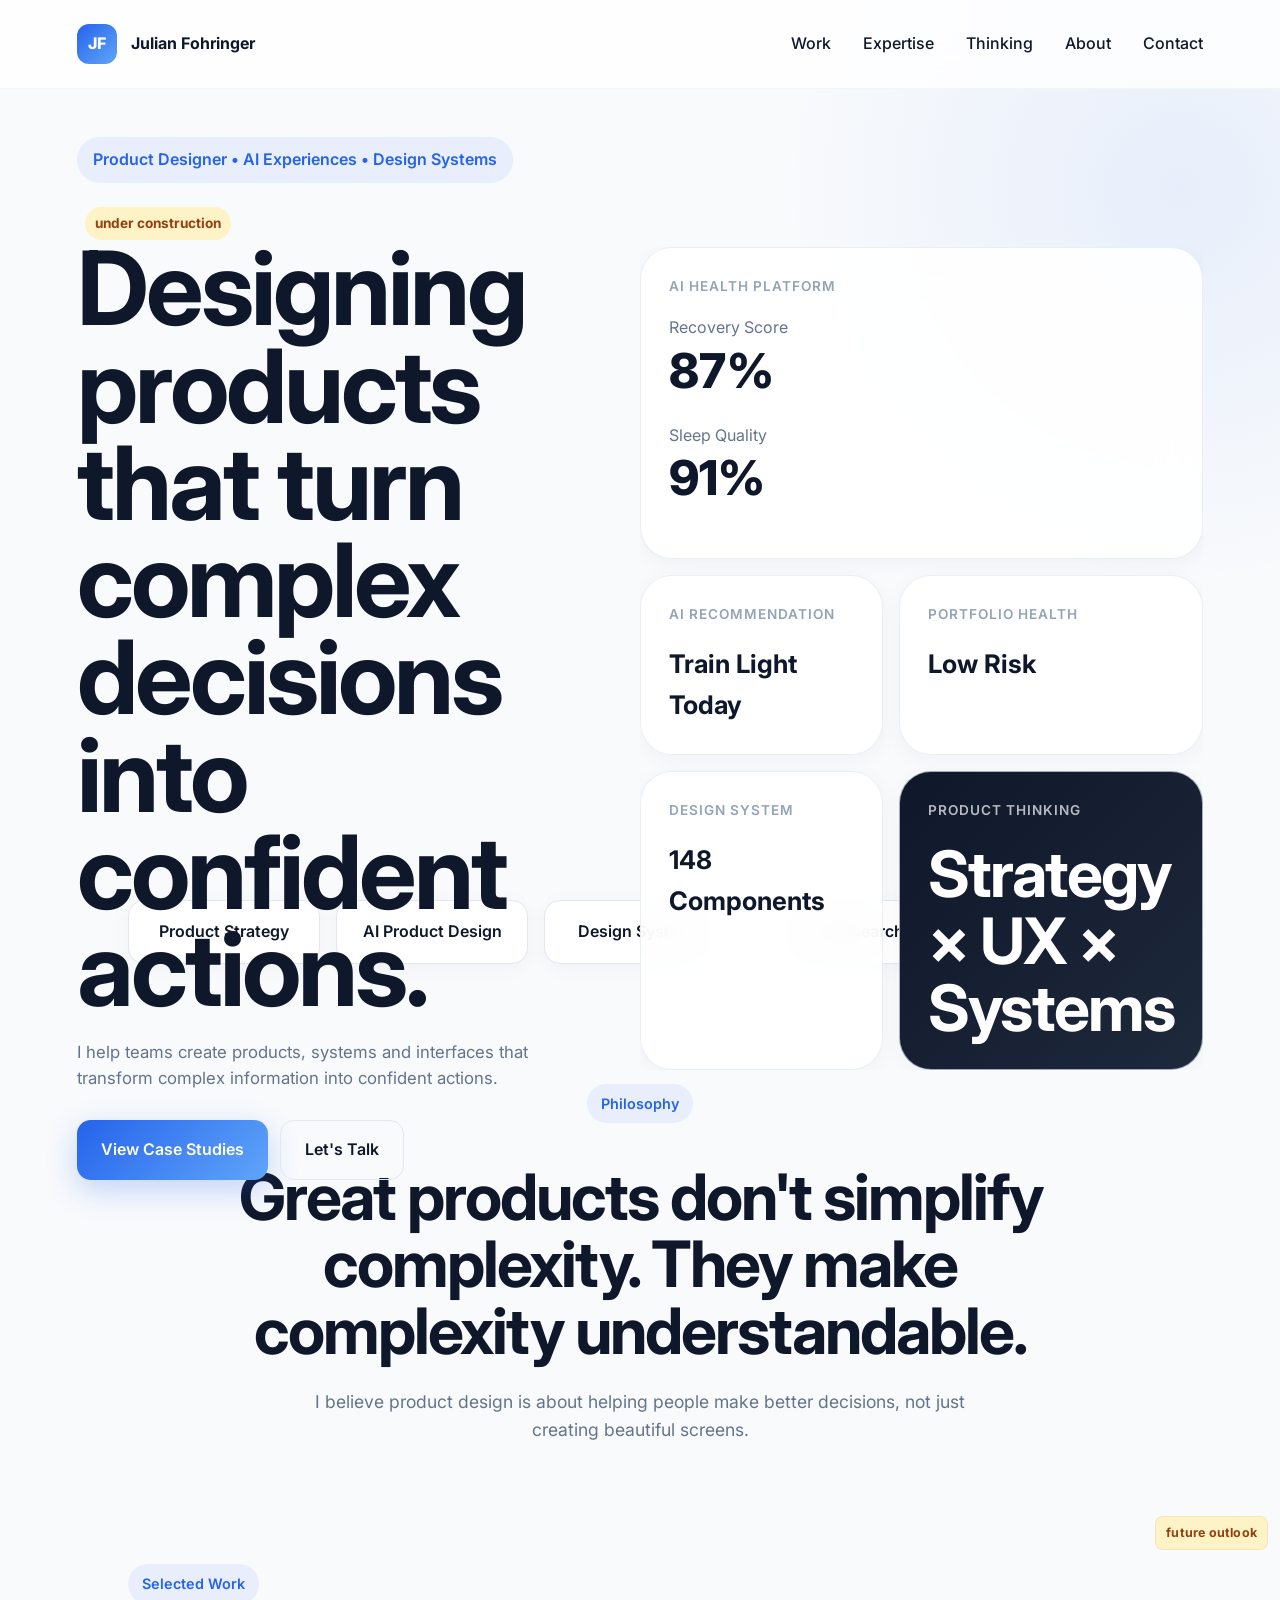
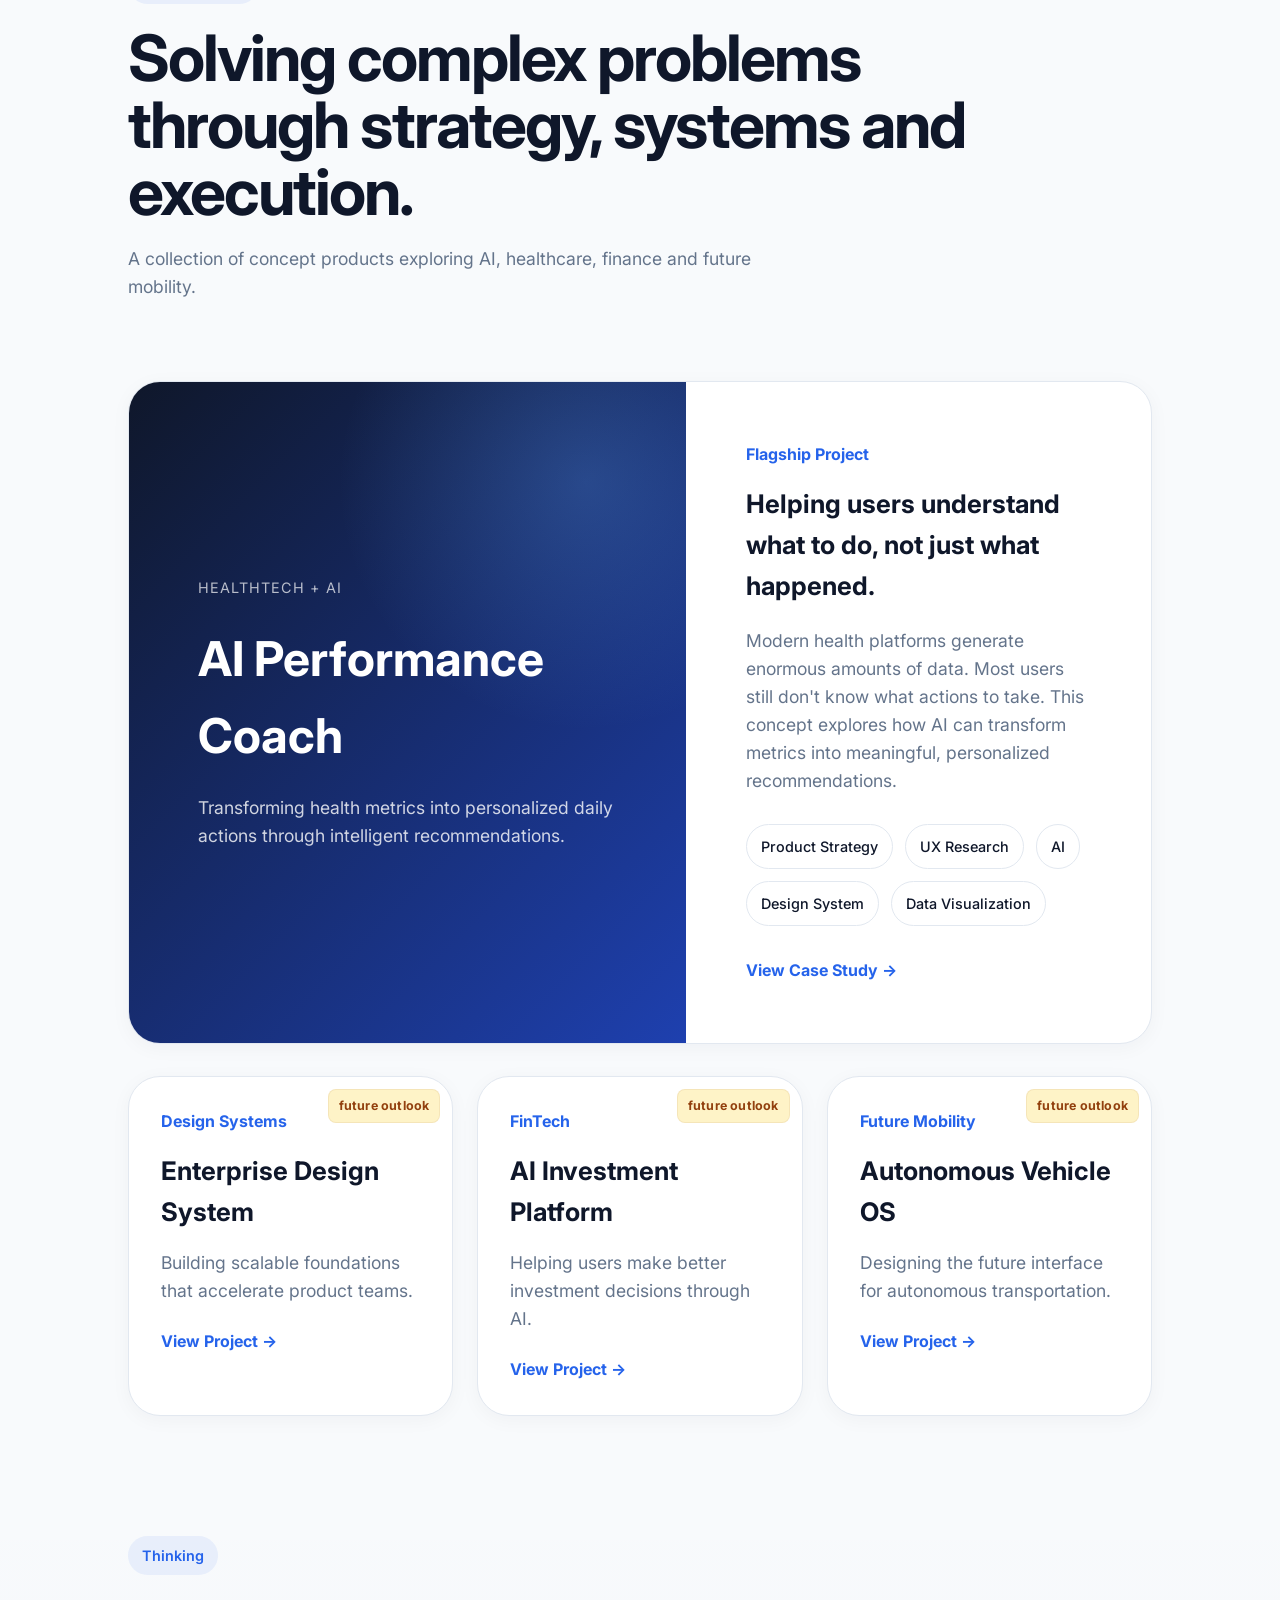
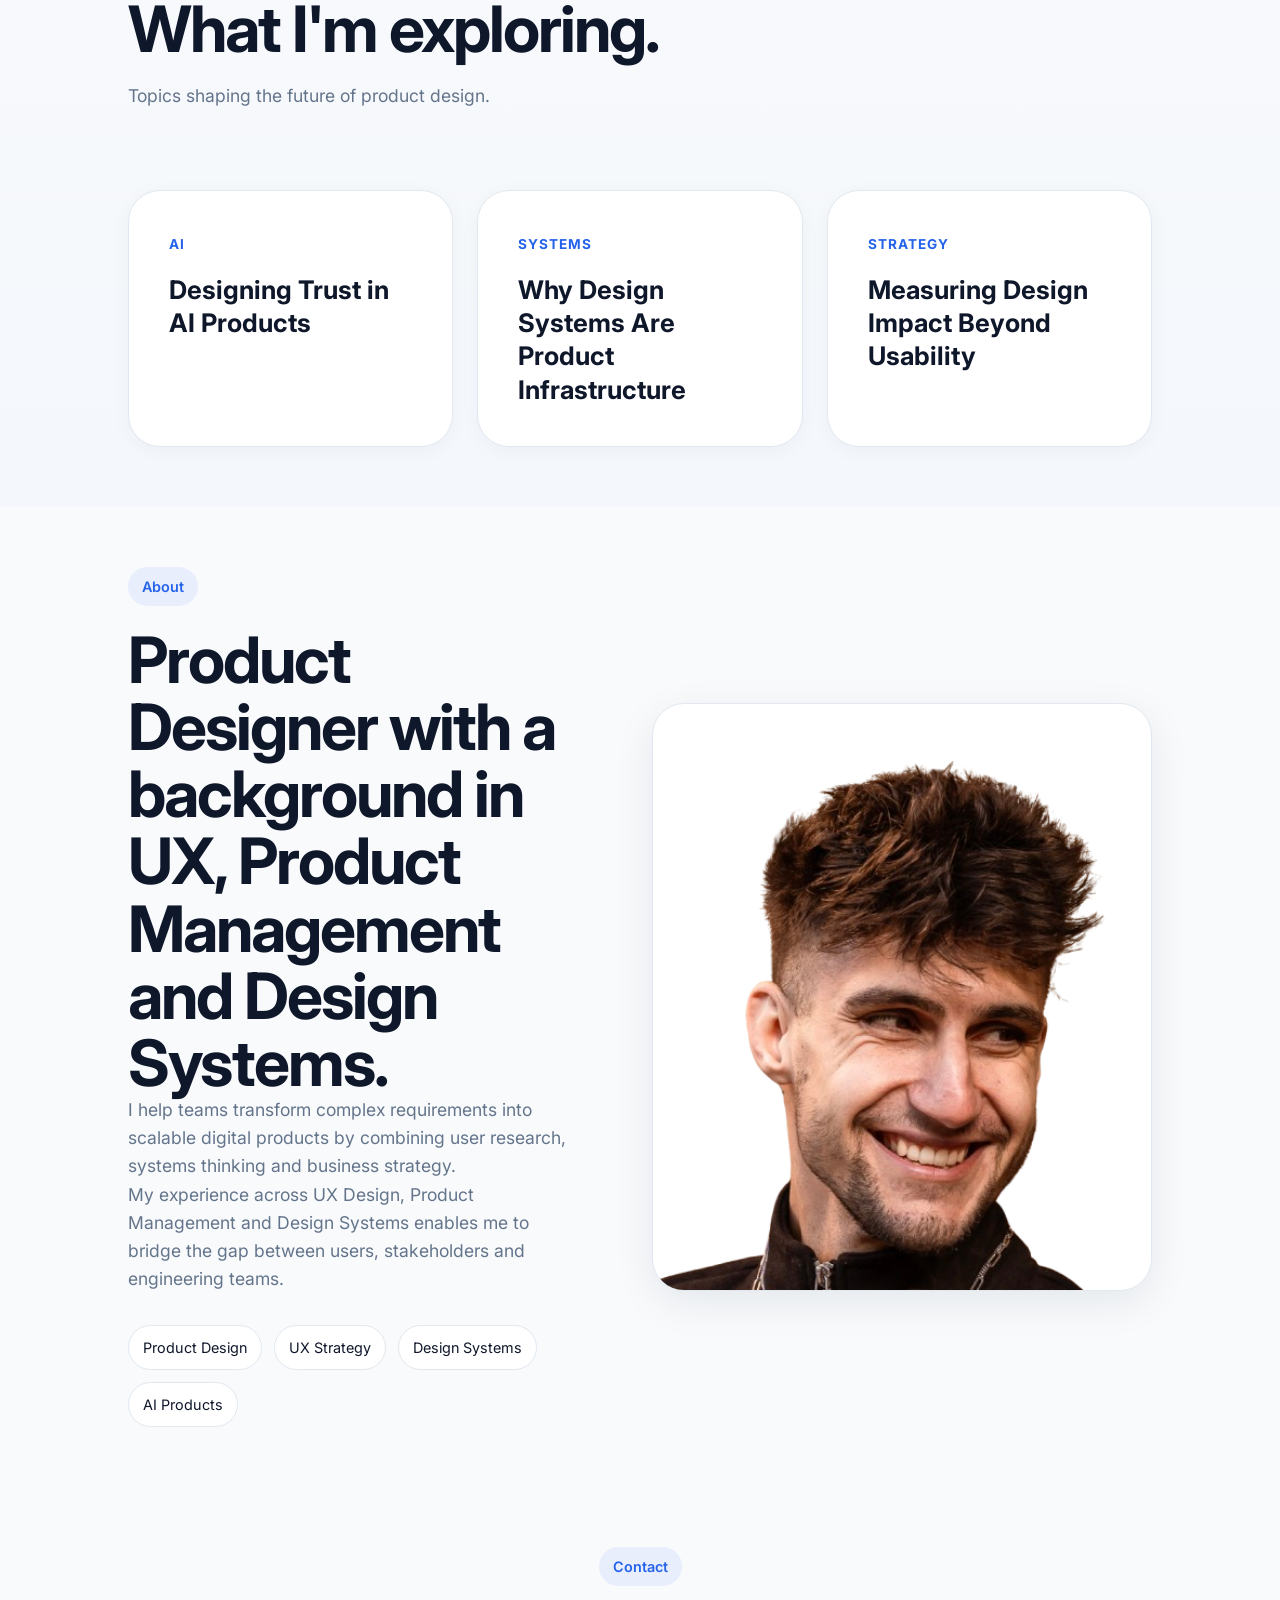
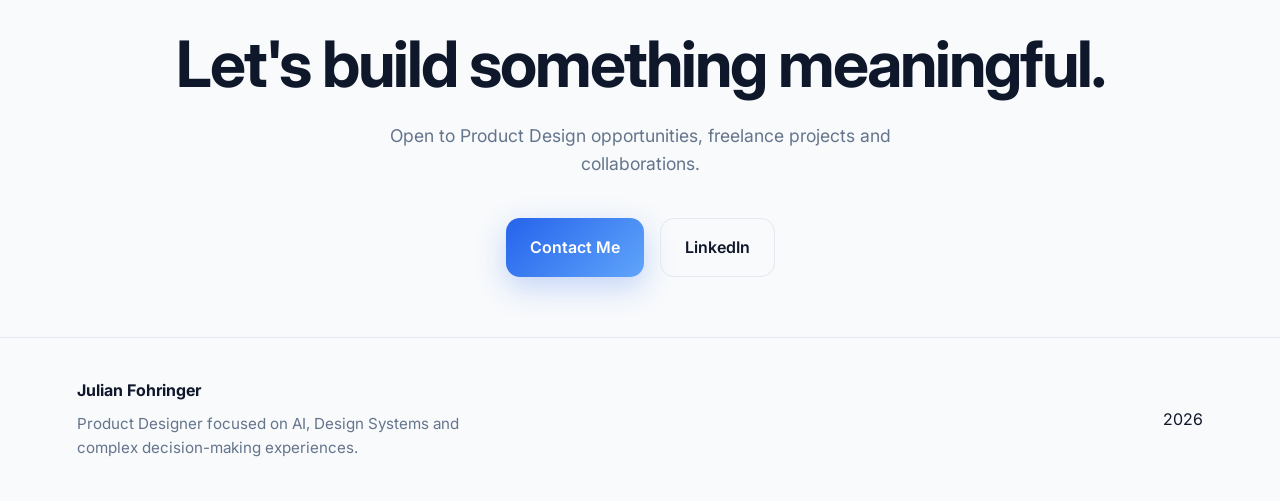
<file: index.html>
<!DOCTYPE html>
<html lang="en">

<head>
  <meta charset="UTF-8">
  <meta name="viewport" content="width=device-width, initial-scale=1.0">

  <title>Julian Fohringer | Product Designer</title>

  <meta name="description"
    content="Product Designer focused on AI Products, Design Systems and decision-making experiences.">

  <link rel="preconnect" href="https://fonts.googleapis.com">
  <link rel="preconnect" href="https://fonts.gstatic.com" crossorigin>

  <link href="https://fonts.googleapis.com/css2?family=Inter:wght@400;500;600;700;800;900&display=swap"
    rel="stylesheet">

  <link rel="stylesheet" href="./src/style.css">
  <link rel="icon" type="image/x-icon" href="./src/logo.png">
</head>

<body>

  <!-- ===================================== -->
  <!-- NAVIGATION -->
  <!-- ===================================== -->

  <nav class="navbar">

    <div class="logo">

      <span class="logo-mark">
        JF
      </span>

      <span class="logo-text">
        Julian Fohringer
      </span>
      
    </div>

    <button class="nav-toggle" aria-expanded="false" aria-label="Open navigation">
      <span class="nav-toggle-bar"></span>
      <span class="nav-toggle-bar"></span>
      <span class="nav-toggle-bar"></span>
    </button>

    <div class="nav-links">

      <a href="#work">Work</a>
      <a href="#expertise">Expertise</a>
      <a href="#thinking">Thinking</a>
      <a href="#about">About</a>
      <a href="#contact">Contact</a>

    </div>

  </nav>

  <!-- ===================================== -->
  <!-- HERO -->
  <!-- ===================================== -->

  <section class="hero">

    <div class="hero-copy  fade-up">

      <span class="hero-pill">

        Product Designer • AI Experiences • Design Systems

      </span>
      <span class="nav-badge">under construction</span>

      <h1>

        Designing products that turn
        complex decisions into
        confident actions.

      </h1>

      <p>

        I help teams create products,
        systems and interfaces that transform
        complex information into confident actions.

      </p>

      <div class="hero-actions">

        <a href="#work" class="btn btn-primary">
          View Case Studies
        </a>

        <a href="#contact" class="btn btn-secondary">
          Let's Talk
        </a>

      </div>

    </div>

    <!-- BENTO GRID -->

    <div class="hero-bento fade-up">

      <div class="bento-card large">

        <span class="card-label">
          AI Health Platform
        </span>

        <div class="metric">
          <span>Recovery Score</span>
          <h3>87%</h3>
        </div>

        <div class="metric">
          <span>Sleep Quality</span>
          <h3>91%</h3>
        </div>

      </div>

      <div class="bento-card">

        <span class="card-label">
          AI Recommendation
        </span>

        <h3>
          Train Light Today
        </h3>

      </div>

      <div class="bento-card">

        <span class="card-label">
          Portfolio Health
        </span>

        <h3>
          Low Risk
        </h3>

      </div>

      <div class="bento-card">

        <span class="card-label">
          Design System
        </span>

        <h3>
          148 Components
        </h3>

      </div>

      <div class="bento-card gradient-card">

        <span class="card-label">
          Product Thinking
        </span>

        <h2>
          Strategy × UX × Systems
        </h2>

      </div>

    </div>

  </section>

  <!-- ===================================== -->
  <!-- EXPERTISE STRIP -->
  <!-- ===================================== -->

  <section id="expertise" class="expertise-strip">

    <div>Product Strategy</div>
    <div>AI Product Design</div>
    <div>Design Systems</div>
    <div>User Research</div>
    <div>Data Visualization</div>

  </section>

  <!-- ===================================== -->
  <!-- DESIGN PHILOSOPHY -->
  <!-- ===================================== -->

  <section class="philosophy">

    <span class="section-tag">
      Philosophy
    </span>

    <h2>

      Great products don't simplify complexity.
      They make complexity understandable.

    </h2>

    <p>

      I believe product design is about helping people
      make better decisions, not just creating beautiful screens.

    </p>

  </section>

  <!-- ===================================== -->
  <!-- FEATURED WORK -->
  <!-- ===================================== -->

  <section id="work" class="featured-work fade-up">

    <div class="section-heading">

      <span class="section-tag">
        Selected Work
      </span>

      <h2>

        Solving complex problems
        through strategy,
        systems and execution.

      </h2>

      <p>

        A collection of concept products exploring
        AI, healthcare, finance and future mobility.

      </p>

    </div>
    <!-- ===================================== -->
    <!-- FEATURED PROJECT -->
    <!-- ===================================== -->

    <article class="featured-project">

      <span class="badge project-badge">future outlook</span>

      <div class="project-preview">

        <div class="project-preview-content">

          <span>HealthTech + AI</span>

          <h3>
            AI Performance Coach
          </h3>

          <p>
            Transforming health metrics into
            personalized daily actions through
            intelligent recommendations.
          </p>

        </div>

      </div>

      <div class="project-content">

        <span class="project-category">
          Flagship Project
        </span>

        <h3>
          Helping users understand what to do,
          not just what happened.
        </h3>

        <p>

          Modern health platforms generate
          enormous amounts of data.

          Most users still don't know what
          actions to take.

          This concept explores how AI can
          transform metrics into meaningful,
          personalized recommendations.

        </p>

        <div class="project-tags">

          <span>Product Strategy</span>
          <span>UX Research</span>
          <span>AI</span>
          <span>Design System</span>
          <span>Data Visualization</span>

        </div>

        <a href="#" class="project-link">
          View Case Study →
        </a>

      </div>

    </article>

    <!-- ===================================== -->
    <!-- PROJECT GRID -->
    <!-- ===================================== -->

    <div class="project-grid">

      <article class="project-card fade-up">

        <span class="badge project-badge">future outlook</span>

        <span class="project-category">
          Design Systems
        </span>

        <h3>
          Enterprise Design System
        </h3>

        <p>
          Building scalable foundations
          that accelerate product teams.
        </p>

        <a href="#">
          View Project →
        </a>

      </article>

      <article class="project-card fade-up">

        <span class="badge project-badge">future outlook</span>

        <span class="project-category">
          FinTech
        </span>

        <h3>
          AI Investment Platform
        </h3>

        <p>
          Helping users make better
          investment decisions through AI.
        </p>

        <a href="#">
          View Project →
        </a>

      </article>

      <article class="project-card fade-up">

        <span class="badge project-badge">future outlook</span>

        <span class="project-category">
          Future Mobility
        </span>

        <h3>
          Autonomous Vehicle OS
        </h3>

        <p>
          Designing the future interface
          for autonomous transportation.
        </p>

        <a href="#">
          View Project →
        </a>

      </article>

    </div>

  </section>

  <!-- ===================================== -->
  <!-- THOUGHT LEADERSHIP -->
  <!-- ===================================== -->

  <section id="thinking" class="thinking">

    <div class="section-heading">

      <span class="section-tag">
        Thinking
      </span>

      <h2>
        What I'm exploring.
      </h2>

      <p>
        Topics shaping the future of product design.
      </p>

    </div>

    <div class="thinking-grid">

      <article class="thinking-card fade-up">

        <span>AI</span>

        <h3>
          Designing Trust
          in AI Products
        </h3>

      </article>

      <article class="thinking-card fade-up">

        <span>Systems</span>

        <h3>
          Why Design Systems
          Are Product Infrastructure
        </h3>

      </article>

      <article class="thinking-card fade-up">

        <span>Strategy</span>

        <h3>
          Measuring Design Impact
          Beyond Usability
        </h3>

      </article>

    </div>

  </section>

  <!-- ===================================== -->
  <!-- ABOUT -->
  <!-- ===================================== -->

  <section id="about" class="about">

    <div class="about-grid fade-up">

      <div class="about-copy">

        <span class="section-tag">
          About
        </span>

        <h2>

          Product Designer with a background
          in UX, Product Management
          and Design Systems.

        </h2>

        <p>

          I help teams transform complex
          requirements into scalable digital
          products by combining user research,
          systems thinking and business strategy.

        </p>

        <p>

          My experience across UX Design,
          Product Management and Design Systems
          enables me to bridge the gap between
          users, stakeholders and engineering teams.

        </p>

        <div class="about-tags">

          <span>Product Design</span>
          <span>UX Strategy</span>
          <span>Design Systems</span>
          <span>AI Products</span>

        </div>

      </div>

      <div class="about-visual">

        <div class="portrait-card">

          <img src="./src/portrait.png" alt="Julian Fohringer">

        </div>

      </div>

    </div>

  </section>

  <!-- ===================================== -->
  <!-- CONTACT -->
  <!-- ===================================== -->

  <section id="contact" class="contact">

    <span class="section-tag">
      Contact
    </span>

    <h2>

      Let's build
      something meaningful.

    </h2>

    <p>

      Open to Product Design opportunities,
      freelance projects and collaborations.

    </p>

    <div class="contact-actions">

      <a href="mailto:julian.fohringer@icloud.com" class="btn btn-primary">

        Contact Me

      </a>

      <a href="https://www.linkedin.com/in/julian-fohringer" target="_blank" class="btn btn-secondary">

        LinkedIn

      </a>

    </div>

  </section>

  <!-- ===================================== -->
  <!-- FOOTER -->
  <!-- ===================================== -->

  <footer class="footer">

    <div class="footer-content">

      <div>

        <h4>
          Julian Fohringer
        </h4>

        <p>
          Product Designer focused on AI,
          Design Systems and complex
          decision-making experiences.
        </p>

      </div>

      <div>

        <span id="year"></span>

      </div>

    </div>

  </footer>

  <script src="./src/script.js"></script>

</body>

</html>
</file>
<file: src/style.css>
/* ==========================================
   DESIGN TOKENS
========================================== */

:root {
  --bg: #f8fafc;

  --surface: #ffffff;

  --surface-alt: #f1f5f9;

  --navy: #0f172a;

  --navy-light: #1e293b;

  --text: #64748b;

  --text-light: #94a3b8;

  --accent: #2563eb;

  --accent-light: #60a5fa;

  --border: #e2e8f0;

  --success: #22c55e;

  --radius-xl: 32px;

  --radius-lg: 24px;

  --radius-md: 18px;

  --radius-sm: 12px;

  --shadow-sm: 0 4px 20px rgba(15, 23, 42, 0.04);

  --shadow-md: 0 12px 40px rgba(15, 23, 42, 0.08);

  --shadow-lg: 0 20px 80px rgba(15, 23, 42, 0.1);

  --gradient-primary: linear-gradient(135deg, #2563eb, #60a5fa);

  --gradient-dark: linear-gradient(135deg, #0f172a, #1e293b);
}

/* ==========================================
   RESET
========================================== */

* {
  margin: 0;
  padding: 0;
  box-sizing: border-box;
}

html {
  scroll-behavior: smooth;
}

body {
  font-family: "Inter", sans-serif;

  background: var(--bg);

  color: var(--navy);

  line-height: 1.6;

  overflow-x: hidden;
}

img {
  max-width: 100%;
  display: block;
}

section {
  padding: 60px clamp(48px, 10vw, 320px);
}

/* ==========================================
   TYPOGRAPHY
========================================== */

h1 {
  font-size: clamp(4rem, 8vw, 7rem);

  line-height: 0.95;

  letter-spacing: -3px;
}

h2 {
  font-size: clamp(2.5rem, 5vw, 4rem);

  line-height: 1.05;

  letter-spacing: -2px;
}

h3 {
  font-size: clamp(1.4rem, 2vw, 2rem);
}

p {
  color: var(--text);

  font-size: 1.1rem;
}

/* ==========================================
   NAVIGATION
========================================== */

.navbar {
  position: sticky;

  top: 0;

  z-index: 1000;

  display: flex;

  justify-content: space-between;

  align-items: center;

  padding: 24px clamp(32px, 6vw, 120px);

  backdrop-filter: blur(20px);

  background: rgba(255, 255, 255, 0.8);

  border-bottom: 1px solid rgba(226, 232, 240, 0.4);
}

.logo {
  display: flex;

  align-items: center;

  gap: 14px;
}

.logo-mark {
  width: 40px;

  height: 40px;

  display: flex;

  align-items: center;

  justify-content: center;

  border-radius: 12px;

  background: var(--gradient-primary);

  color: white;

  font-weight: 800;
}

.logo-text {
  font-weight: 700;
}

.nav-links {
  display: flex;

  gap: 32px;
}

.nav-links a {
  text-decoration: none;

  color: var(--navy);

  font-weight: 500;

  transition: 0.3s;
}

.nav-links a:hover {
  color: var(--accent);
}

/* NAV TOGGLE (MOBILE) */
.nav-toggle {
  display: none;
  background: transparent;
  border: 0;
  padding: 8px;
  cursor: pointer;
}

.nav-toggle:focus {
  outline: 2px solid var(--accent);
  outline-offset: 4px;
}

.nav-toggle-bar {
  display: block;
  width: 22px;
  height: 2px;
  background: var(--navy);
  margin: 4px 0;
  border-radius: 2px;
}

/* Mobile nav hidden state */
@media (max-width: 900px) {
  .nav-toggle {
    display: inline-flex;
    align-items: center;
    justify-content: center;
  }

  .nav-links {
    position: absolute;
    top: 78px;
    right: clamp(16px, 6vw, 40px);
    display: flex;
    flex-direction: column;
    gap: 12px;
    background: rgba(255,255,255,0.98);
    border: 1px solid var(--border);
    padding: 18px;
    border-radius: 12px;
    box-shadow: var(--shadow-md);
    width: min(340px, 90vw);
    transform: translateY(-10px) scale(0.98);
    opacity: 0;
    pointer-events: none;
    transition: opacity 0.22s ease, transform 0.22s ease;
  }

  .nav-links a {
    padding: 8px 4px;
    font-size: 1rem;
  }

  .navbar.nav-open .nav-links {
    opacity: 1;
    transform: translateY(0) scale(1);
    pointer-events: auto;
  }

  /* ensure nav sits above hero content */
  .navbar {
    z-index: 1100;
  }
}

/* ==========================================
   BUTTONS
========================================== */

.btn {
  display: inline-flex;

  align-items: center;

  justify-content: center;

  gap: 8px;

  text-decoration: none;

  padding: 16px 24px;

  border-radius: 14px;

  transition: 0.3s;

  font-weight: 600;
}

.btn-primary {
  background: var(--gradient-primary);

  color: white;

  box-shadow: 0 10px 30px rgba(37, 99, 235, 0.25);
}

.btn-primary:hover {
  transform: translateY(-4px);
}

.btn-secondary {
  border: 1px solid var(--border);

  color: var(--navy);
}

.btn-secondary:hover {
  background: white;
}

/* ==========================================
   HERO
========================================== */

.hero {

  height: calc(100vh - 89px);

  min-height: 680px;

  display: grid;

  grid-template-columns:
    minmax(0, 1.1fr)
    minmax(320px, 44vw);

  gap: clamp(24px, 4vw, 64px);

  align-items: center;

  padding:
    48px
    clamp(32px, 6vw, 120px);

  position: relative;
}

.hero::before {
  content: "";

  position: absolute;

  top: -300px;

  right: -300px;

  width: 800px;

  height: 800px;

  background: radial-gradient(circle, rgba(37, 99, 235, 0.08), transparent 70%);

  pointer-events: none;
}

.hero-copy {
  max-width: 100%;
}

.hero-pill {
  display: inline-flex;

  padding: 10px 16px;

  border-radius: 999px;

  background: rgba(37, 99, 235, 0.08);

  color: var(--accent);

  font-weight: 600;

  margin-bottom: 24px;
}

.hero-copy p {

  margin-top: 20px;

  max-width: 100%;

  font-size: 1.05rem;
}

.hero-actions {

  display: flex;

  flex-wrap: wrap;

  gap: 12px;

  margin-top: 28px;
}
/* ==========================================
   HERO BENTO GRID
========================================== */

.hero-bento {

  display: grid;

  grid-template-columns:
    repeat(2, 1fr);

  gap: 16px;

  max-height: 100%;
  max-width: 100%;
  overflow: hidden;
}

.bento-card {
  background: rgba(255, 255, 255, 0.9);

  backdrop-filter: blur(20px);

  border: 1px solid rgba(226, 232, 240, 0.7);

  border-radius: var(--radius-xl);

  padding: 28px;

  min-height: 150px;

  box-shadow: var(--shadow-sm);

  transition:
    transform 0.3s ease,
    box-shadow 0.3s ease;
}

.bento-card:hover {
  transform: translateY(-6px);

  box-shadow: var(--shadow-md);
}

.bento-card.large {
  grid-column: span 2;

  min-height: 260px;
}

.gradient-card {
  background: var(--gradient-dark);

  color: white;
}

.gradient-card .card-label {
  color: rgba(255, 255, 255, 0.7);
}

.card-label {
  display: block;

  font-size: 0.85rem;

  font-weight: 600;

  color: var(--text-light);

  margin-bottom: 18px;

  text-transform: uppercase;

  letter-spacing: 1px;
}

.metric {
  margin-bottom: 28px;
}

.metric span {
  display: block;

  color: var(--text);

  margin-bottom: 6px;
}

.metric h3 {
  font-size: 3rem;

  font-weight: 800;

  line-height: 1;
}

/* ==========================================
   EXPERTISE STRIP
========================================== */

.expertise-strip {
  display: grid;

  grid-template-columns: repeat(5, 1fr);

  gap: 16px;

  padding-top: 0;
}

.expertise-strip div {
  background: white;

  border: 1px solid var(--border);

  border-radius: 16px;

  padding: 18px;

  text-align: center;

  font-weight: 600;

  box-shadow: var(--shadow-sm);

  transition: 0.3s;
}

.expertise-strip div:hover {
  transform: translateY(-4px);

  border-color: rgba(37, 99, 235, 0.3);
}

/* ==========================================
   SECTION HEADER
========================================== */

.section-heading {
  max-width: 900px;

  margin-bottom: 80px;
}

.section-tag {
  display: inline-flex;

  padding: 8px 14px;

  border-radius: 999px;

  background: rgba(37, 99, 235, 0.08);

  color: var(--accent);

  font-size: 0.9rem;

  font-weight: 600;

  margin-bottom: 20px;
}

.section-heading p {
  margin-top: 20px;

  max-width: 650px;
}

/* ==========================================
   PHILOSOPHY
========================================== */

.philosophy {
  text-align: center;

  max-width: 1100px;

  margin: 0 auto;
}

.philosophy h2 {
  margin-top: 20px;
}

.philosophy p {
  max-width: 700px;

  margin: 24px auto 0;
}

/* ==========================================
   FEATURED WORK
========================================== */

.featured-work {
  position: relative;
}

.featured-project {
  display: grid;

  grid-template-columns:
    1.2fr
    1fr;

  gap: 0;

  background: white;

  border: 1px solid var(--border);

  border-radius: var(--radius-xl);

  overflow: hidden;

  box-shadow: var(--shadow-sm);

  transition: 0.35s ease;

  margin-bottom: 32px;
}

.featured-project:hover {
  transform: translateY(-8px);

  box-shadow: var(--shadow-lg);
}

/* ==========================================
   FEATURED PREVIEW
========================================== */

.project-preview {
  min-height: 580px;

  background: linear-gradient(135deg, #0f172a, #1e40af);

  display: flex;

  align-items: center;

  justify-content: center;

  position: relative;

  overflow: hidden;
}

.project-preview::before {
  content: "";

  position: absolute;

  width: 500px;

  height: 500px;

  border-radius: 50%;

  background: radial-gradient(
    circle,
    rgba(96, 165, 250, 0.25),
    transparent 70%
  );

  top: -150px;

  right: -150px;
}

.project-preview-content {
  position: relative;

  z-index: 2;

  color: white;

  max-width: 420px;
}

.project-preview-content span {
  color: rgba(255, 255, 255, 0.7);

  font-size: 0.9rem;

  text-transform: uppercase;

  letter-spacing: 1px;
}

.project-preview-content h3 {
  font-size: 3rem;

  margin: 20px 0;
}

.project-preview-content p {
  color: rgba(255, 255, 255, 0.8);
}

/* ==========================================
   PROJECT CONTENT
========================================== */

.project-content {
  padding: 60px;

  display: flex;

  flex-direction: column;

  justify-content: center;
}

.project-category {
  color: var(--accent);

  font-weight: 700;

  margin-bottom: 16px;
}

.project-content h3 {
  margin-bottom: 20px;
}

.project-content p {
  margin-bottom: 28px;
}

/* ==========================================
   PROJECT TAGS
========================================== */

.project-tags {
  display: flex;

  flex-wrap: wrap;

  gap: 12px;

  margin-bottom: 32px;
}

.project-tags span {
  padding: 10px 14px;

  border-radius: 999px;

  border: 1px solid var(--border);

  background: white;

  font-size: 0.9rem;

  font-weight: 500;
}

.project-link {
  text-decoration: none;

  color: var(--accent);

  font-weight: 700;
}
/* ==========================================
   PROJECT GRID
========================================== */

.project-grid {
  display: grid;

  grid-template-columns: repeat(3, 1fr);

  gap: 24px;
}

.project-card {
  background: white;

  border: 1px solid var(--border);

  border-radius: var(--radius-xl);

  padding: 32px;

  transition:
    transform 0.3s ease,
    box-shadow 0.3s ease;

  box-shadow: var(--shadow-sm);

  position: relative;
}

.project-card:hover {
  transform: translateY(-8px);

  box-shadow: var(--shadow-md);
}

/* Badge (projects & small labels) */
.badge {
  display: inline-flex;
  align-items: center;
  justify-content: center;
  padding: 6px 10px;
  border-radius: 8px;
  font-size: 0.78rem;
  font-weight: 700;
  letter-spacing: 0.2px;
}

.badge.project-badge {
  position: absolute;
  top: 12px;
  right: 12px;
  background: #fef3c7;
  color: #92400e;
  border: 1px solid rgba(146, 64, 14, 0.08);
}

/* Navigation small badge next to logo */
.nav-badge {
  display: inline-flex;
  align-items: center;
  padding: 6px 10px;
  border-radius: 999px;
  background: #fef3c7;
  color: #92400e;
  font-weight: 700;
  font-size: 0.85rem;
  margin-left: 8px;
}

@media (max-width: 768px) {
  .nav-badge { display: none; }
}

.project-card h3 {
  margin: 16px 0;
}

.project-card p {
  margin-bottom: 24px;
}

.project-card a {
  color: var(--accent);

  text-decoration: none;

  font-weight: 700;
}

/* ==========================================
   THINKING SECTION
========================================== */

.thinking {
  background: linear-gradient(180deg, transparent, rgba(37, 99, 235, 0.02));
}

.thinking-grid {
  display: grid;

  grid-template-columns: repeat(3, 1fr);

  gap: 24px;
}

.thinking-card {
  background: white;

  border: 1px solid var(--border);

  border-radius: var(--radius-xl);

  padding: 40px;

  transition: 0.3s;

  box-shadow: var(--shadow-sm);
}

.thinking-card:hover {
  transform: translateY(-6px);

  box-shadow: var(--shadow-md);
}

.thinking-card span {
  color: var(--accent);

  font-weight: 700;

  font-size: 0.85rem;

  text-transform: uppercase;

  letter-spacing: 1px;
}

.thinking-card h3 {
  margin-top: 16px;

  line-height: 1.3;
}

/* ==========================================
   ABOUT
========================================== */

.about-grid {
  display: grid;
  grid-template-columns: minmax(0, 720px) minmax(320px, 500px);
  gap: 80px;
  align-items: center;
  justify-content: center;
}

.about-copy {
  flex: 0 0 720px;
}

.about-visual {
  flex: 0 0 500px;
}

.about-tags {
  display: flex;

  flex-wrap: wrap;

  gap: 12px;

  margin-top: 32px;
}

.about-tags span {
  padding: 10px 14px;

  border-radius: 999px;

  border: 1px solid var(--border);

  background: white;

  font-size: 0.9rem;
}

.portrait-card {
  background: white;

  border: 1px solid var(--border);

  border-radius: var(--radius-xl);

  overflow: hidden;

  box-shadow: var(--shadow-md);
}

.portrait-card img {
  width: 100%;

  display: block;
}

/* ==========================================
   CONTACT
========================================== */

.contact {
  text-align: center;

  max-width: auto;

  margin: 0 auto;
}

.contact h2 {
  margin: 24px 0;
}

.contact p {
  max-width: 600px;

  margin: 0 auto 40px;
}

.contact-actions {
  display: flex;

  justify-content: center;

  gap: 16px;
}

/* ==========================================
   FOOTER
========================================== */

.footer {
  border-top: 1px solid var(--border);

  padding: 40px clamp(32px, 6vw, 120px);
}

.footer-content {
  display: flex;

  justify-content: space-between;

  align-items: center;
}

.footer h4 {
  margin-bottom: 8px;
}

.footer p {
  max-width: 420px;

  font-size: 0.95rem;
}

/* ==========================================
   SCROLL ANIMATIONS
========================================== */

.fade-up {
  opacity: 0;

  transform: translateY(30px);

  transition:
    opacity 0.8s ease,
    transform 0.8s ease;
}

.fade-up.show {
  opacity: 1;

  transform: translateY(0);
}

.navbar-scrolled {
  box-shadow: 0 10px 40px rgba(15, 23, 42, 0.08);
}

.nav-links a.active {
  color: var(--accent);

  font-weight: 700;
}

body.loaded .hero-copy,
body.loaded .hero-bento {
  opacity: 1;

  transform: translateY(0);
}

.hero-copy,
.hero-bento {

  opacity: 0;

  transform:
    translateY(24px);

  transition:
    opacity .8s ease,
    transform .8s ease;
}

body.loaded .hero-copy {

  opacity: 1;

  transform:
    translateY(0);

  transition-delay: .1s;
}

body.loaded .hero-bento {

  opacity: 1;

  transform:
    translateY(0);

  transition-delay: .3s;
}

/* ==========================================
   RESPONSIVE
========================================== */

@media (max-width: 1200px) {

  .navbar {
    flex-wrap: wrap;
    justify-content: center;
    gap: 18px;
  }

  .nav-links {
    flex-wrap: wrap;
    justify-content: center;
    gap: 18px;
  }

  .hero {

    height: auto;

    min-height: auto;

    grid-template-columns: 1fr;

    padding-top: 80px;

    padding-bottom: 80px;
  }

  .hero-copy {

    max-width: 100%;
  }

  .hero-bento {

    width: 100%;
  }

  .featured-project {

    grid-template-columns: 1fr;
  }

  .about-grid {
    grid-template-columns: 1fr;
  }

  .project-grid {

    grid-template-columns:
      repeat(2,1fr);
  }

  .thinking-grid {

    grid-template-columns:
      repeat(2,1fr);
  }

  .expertise-strip {

    grid-template-columns:
      repeat(3,1fr);
  }
}

@media (max-width: 900px) {
  .hero {
    gap: 28px;
  }

  .hero-copy {
    max-width: 100%;
  }
}

@media (max-width: 768px) {

  .hero {

    padding-top: 48px;

    padding-bottom: 48px;

    gap: 32px;
  }

  .navbar {
    justify-content: center;
    gap: 14px;
  }

  .nav-links {
    gap: 14px;
  }

  .hero h1 {

    font-size:
      clamp(
        2.5rem,
        12vw,
        4rem
      );
  }

  .hero-actions {

    flex-direction: column;

    width: 100%;
  }

  .hero-actions .btn {

    width: 100%;
  }

  .hero-bento {

    grid-template-columns: 1fr;
  }

  .bento-card.large {

    grid-column: span 1;
  }

  .expertise-strip {

    grid-template-columns:
      repeat(2,1fr);
  }

  .project-grid {

    grid-template-columns: 1fr;
  }

  .thinking-grid {

    grid-template-columns: 1fr;
  }

  .contact-actions {

    flex-direction: column;
  }

  .footer-content {

    flex-direction: column;

    align-items: flex-start;

    gap: 24px;
  }
}

@media (max-width: 480px) {
h1 {

  font-size:
    clamp(
      3rem,
      6vw,
      6rem
    );

  line-height: .95;

  letter-spacing: -3px;
}

  .expertise-strip {
    grid-template-columns: 1fr;
  }
}

html,
body {
  width: 100%;
  overflow-x: clip;
}
</file>
